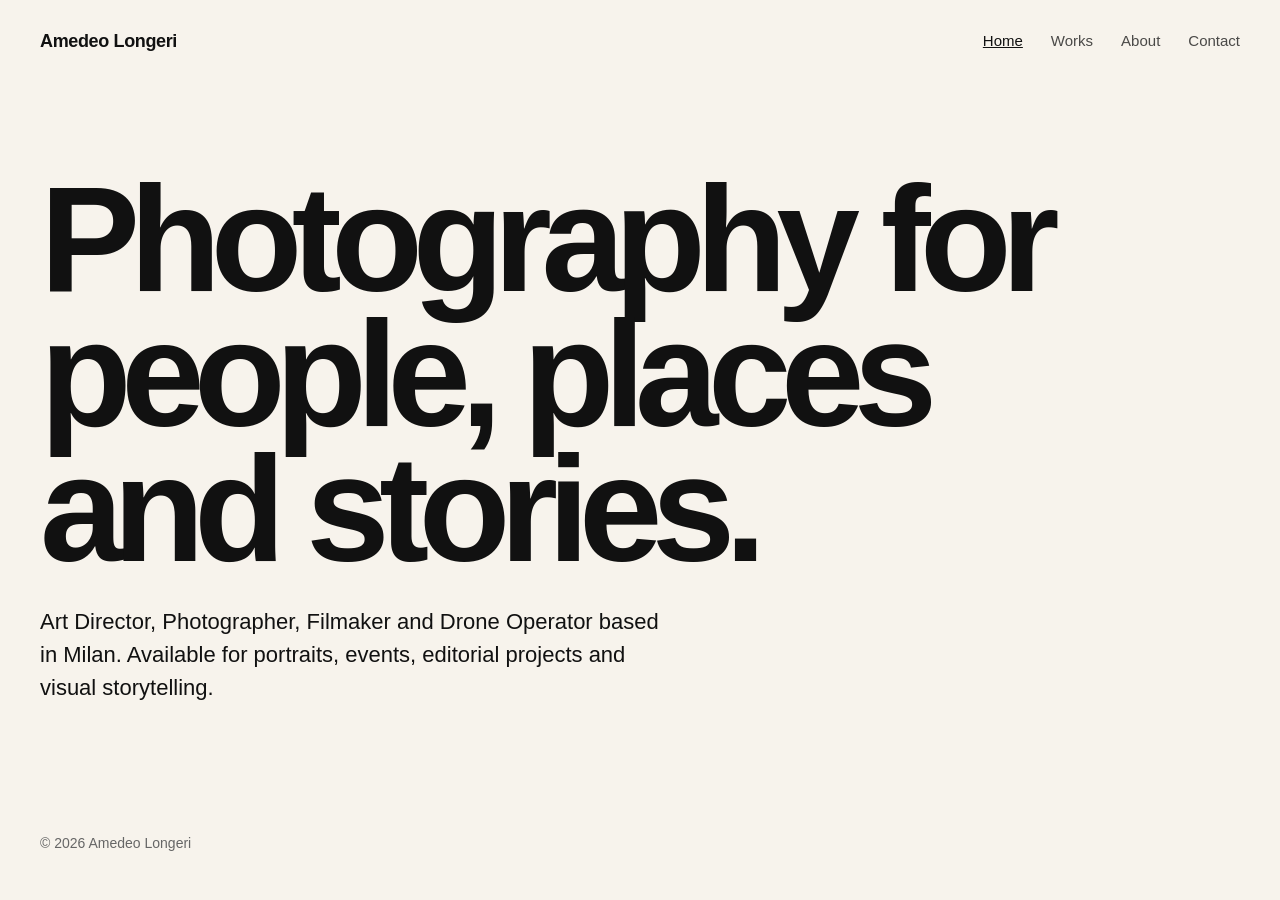
<file: index.html>
<!DOCTYPE html>
<html lang="en">
<head>
  <meta charset="UTF-8" />
  <meta name="viewport" content="width=device-width, initial-scale=1.0" />
  <title>Amedeo Longeri</title>
  <link rel="stylesheet" href="style.css" />
</head>

<body>
  <header>
    <a class="logo" href="index.html">Amedeo Longeri</a>

    <nav>
      <a class="active" href="index.html">Home</a>
      <a href="works.html">Works</a>
      <a href="about.html">About</a>
      <a href="contact.html">Contact</a>
    </nav>
  </header>

  <main>
    <section class="hero">
      <h1>Photography for people, places and stories.</h1>
      <p>
        Art Director, Photographer, Filmaker and Drone Operator based in Milan. 
        Available for portraits, events, editorial projects and visual storytelling.
      </p>
    </section>
  </main>

  <footer>
    © 2026 Amedeo Longeri
  </footer>
</body>
</html>
</file>
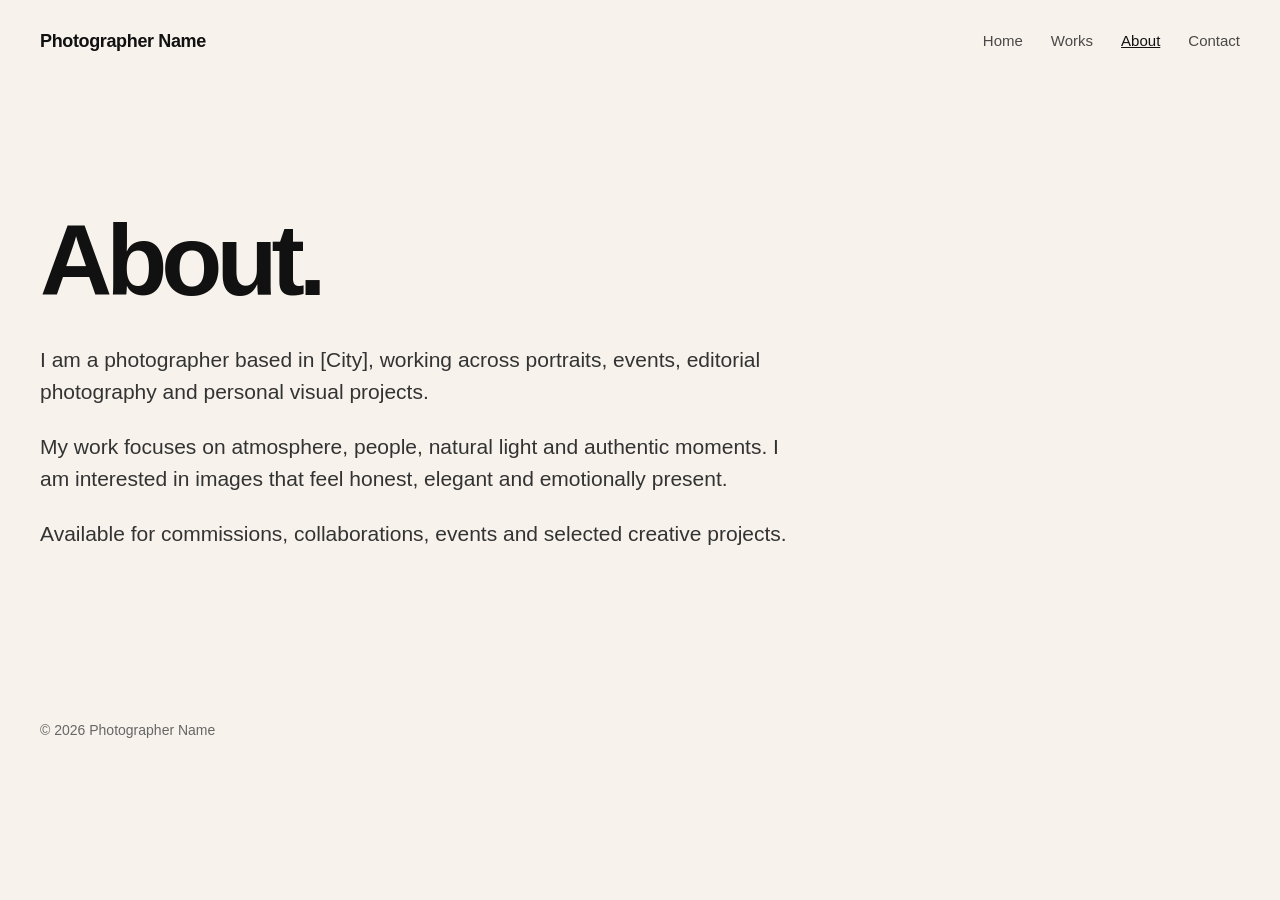
<file: about.html>
<!DOCTYPE html>
<html lang="en">
<head>
  <meta charset="UTF-8" />
  <meta name="viewport" content="width=device-width, initial-scale=1.0" />
  <title>About | Photographer Name</title>
  <link rel="stylesheet" href="style.css" />
</head>

<body>
  <header>
    <a class="logo" href="index.html">Photographer Name</a>

    <nav>
      <a href="index.html">Home</a>
      <a href="works.html">Works</a>
      <a class="active" href="about.html">About</a>
      <a href="contact.html">Contact</a>
    </nav>
  </header>

  <main>
    <section class="text-page">
      <h1>About.</h1>

      <p>
        I am a photographer based in [City], working across portraits,
        events, editorial photography and personal visual projects.
      </p>

      <p>
        My work focuses on atmosphere, people, natural light and authentic
        moments. I am interested in images that feel honest, elegant and
        emotionally present.
      </p>

      <p>
        Available for commissions, collaborations, events and selected
        creative projects.
      </p>
    </section>
  </main>

  <footer>
    © 2026 Photographer Name
  </footer>
</body>
</html>
</file>
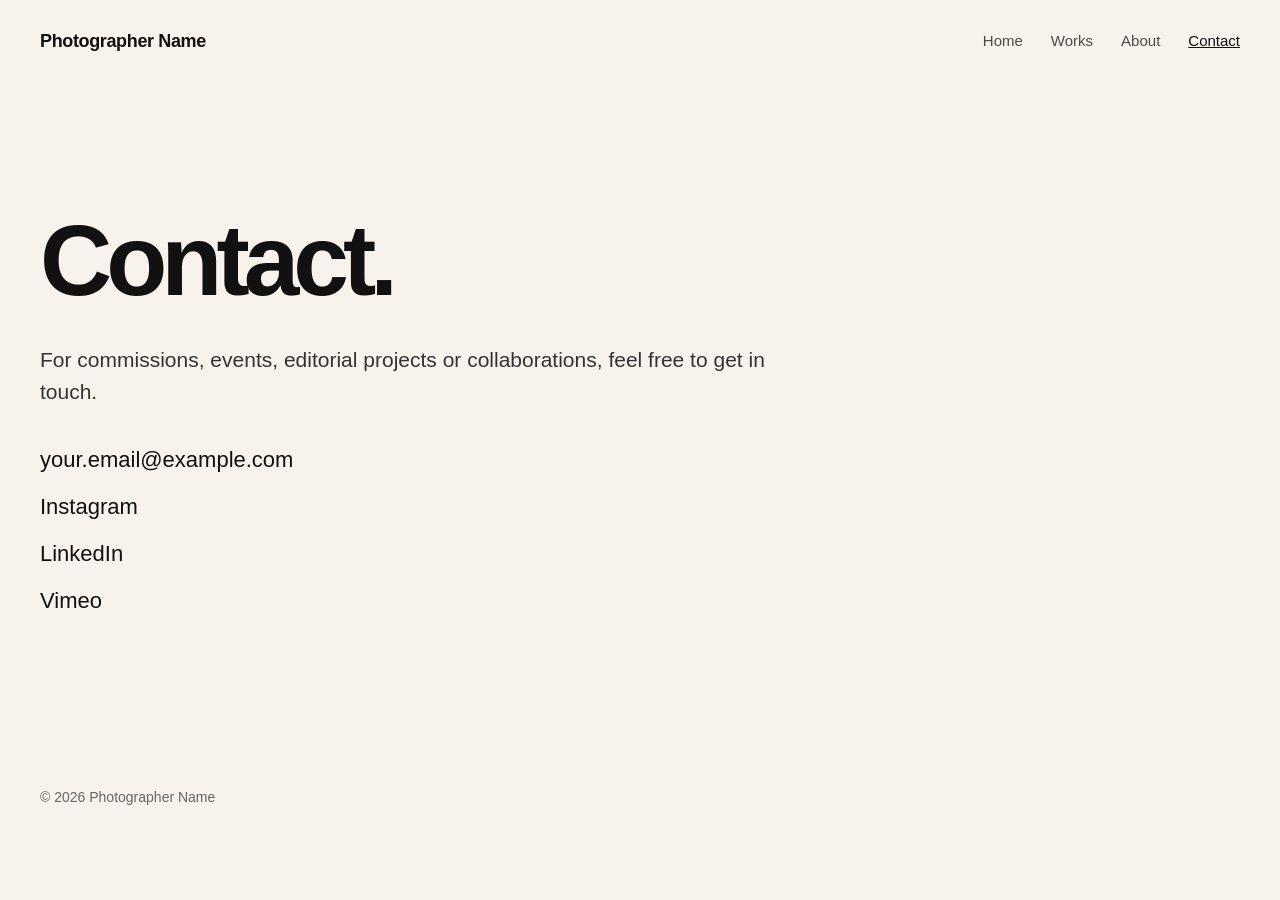
<file: contact.html>
<!DOCTYPE html>
<html lang="en">
<head>
  <meta charset="UTF-8" />
  <meta name="viewport" content="width=device-width, initial-scale=1.0" />
  <title>Contact | Photographer Name</title>
  <link rel="stylesheet" href="style.css" />
</head>

<body>
  <header>
    <a class="logo" href="index.html">Photographer Name</a>

    <nav>
      <a href="index.html">Home</a>
      <a href="works.html">Works</a>
      <a href="about.html">About</a>
      <a class="active" href="contact.html">Contact</a>
    </nav>
  </header>

  <main>
    <section class="text-page">
      <h1>Contact.</h1>

      <p>
        For commissions, events, editorial projects or collaborations,
        feel free to get in touch.
      </p>

      <div class="contact-list">
        <a href="mailto:your.email@example.com">your.email@example.com</a>
        <a href="https://www.instagram.com/" target="_blank">Instagram</a>
        <a href="https://www.linkedin.com/" target="_blank">LinkedIn</a>
        <a href="https://vimeo.com/" target="_blank">Vimeo</a>
      </div>
    </section>
  </main>

  <footer>
    © 2026 Photographer Name
  </footer>
</body>
</html>
</file>
<file: style.css>
* {
  margin: 0;
  padding: 0;
  box-sizing: border-box;
}

body {
  background: #f7f3ec;
  color: #111;
  font-family: Arial, Helvetica, sans-serif;
  line-height: 1.5;
}

a {
  color: inherit;
  text-decoration: none;
}

header {
  padding: 28px 40px;
  display: flex;
  justify-content: space-between;
  align-items: center;
}

.logo {
  font-size: 18px;
  font-weight: 600;
  letter-spacing: -0.02em;
}

nav {
  display: flex;
  gap: 28px;
  font-size: 15px;
}

nav a {
  opacity: 0.75;
}

nav a:hover,
nav a.active {
  opacity: 1;
  text-decoration: underline;
}

main {
  padding: 40px;
}

.hero {
  min-height: 70vh;
  display: flex;
  flex-direction: column;
  justify-content: center;
}

.hero h1 {
  font-size: clamp(58px, 12vw, 150px);
  line-height: 0.9;
  letter-spacing: -0.07em;
  max-width: 1100px;
}

.hero p {
  margin-top: 28px;
  font-size: 22px;
  max-width: 620px;
}

.intro {
  max-width: 850px;
  margin: 80px 0 60px;
}

.intro h1 {
  font-size: clamp(46px, 8vw, 100px);
  line-height: 0.95;
  letter-spacing: -0.06em;
  margin-bottom: 24px;
}

.intro p {
  font-size: 21px;
  color: #333;
}

.works-grid {
  display: grid;
  grid-template-columns: repeat(12, 1fr);
  gap: 36px 28px;
  align-items: start;
}

.work-card {
  display: block;
}

.work-card.large {
  grid-column: span 7;
}

.work-card.medium {
  grid-column: span 5;
  margin-top: 90px;
}

.work-card.small {
  grid-column: span 4;
}

.work-card.wide {
  grid-column: span 8;
}

.work-card.offset {
  margin-top: 120px;
}

.work-image {
  width: 100%;
  background: #ddd;
  overflow: hidden;
}

.work-card.large .work-image {
  aspect-ratio: 4 / 5;
}

.work-card.medium .work-image {
  aspect-ratio: 4 / 3;
}

.work-card.small .work-image {
  aspect-ratio: 3 / 4;
}

.work-card.wide .work-image {
  aspect-ratio: 16 / 10;
}

.work-image img {
  width: 100%;
  height: 100%;
  object-fit: cover;
  display: block;
  filter: grayscale(8%);
  transition: transform 0.35s ease, filter 0.35s ease;
}

.work-card:hover img {
  transform: scale(1.025);
  filter: grayscale(0%);
}

.work-info {
  margin-top: 14px;
  display: flex;
  justify-content: space-between;
  gap: 20px;
  font-size: 15px;
}

.work-info strong {
  font-weight: 500;
}

.work-info span {
  color: #666;
}

.work-image img {
  width: 100%;
  height: 100%;
  object-fit: cover;
  display: block;
  filter: grayscale(10%);
  transition: transform 0.35s ease, filter 0.35s ease;
}

.work-card:hover img {
  transform: scale(1.03);
  filter: grayscale(0%);
}

.work-info {
  margin-top: 12px;
  display: flex;
  justify-content: space-between;
  gap: 20px;
  font-size: 16px;
}

.work-info span {
  color: #666;
}

.text-page {
  max-width: 760px;
  margin: 90px 0;
}

.text-page h1 {
  font-size: clamp(48px, 8vw, 100px);
  line-height: 0.95;
  letter-spacing: -0.06em;
  margin-bottom: 36px;
}

.text-page p {
  font-size: 21px;
  margin-bottom: 24px;
  color: #333;
}

.contact-list {
  margin-top: 36px;
  display: grid;
  gap: 14px;
  font-size: 22px;
}

footer {
  padding: 40px;
  font-size: 14px;
  color: #666;
}

@media (max-width: 800px) {
  header {
    padding: 22px;
    align-items: flex-start;
    gap: 20px;
    flex-direction: column;
  }

  nav {
    gap: 18px;
    flex-wrap: wrap;
  }

  main {
    padding: 22px;
  }

  .works-grid {
  grid-template-columns: 1fr;
}

.work-card.large,
.work-card.medium,
.work-card.small,
.work-card.wide {
  grid-column: span 1;
  margin-top: 0;
}

.work-card.offset {
  margin-top: 0;
}
  footer {
    padding: 22px;
  }
}
</file>
